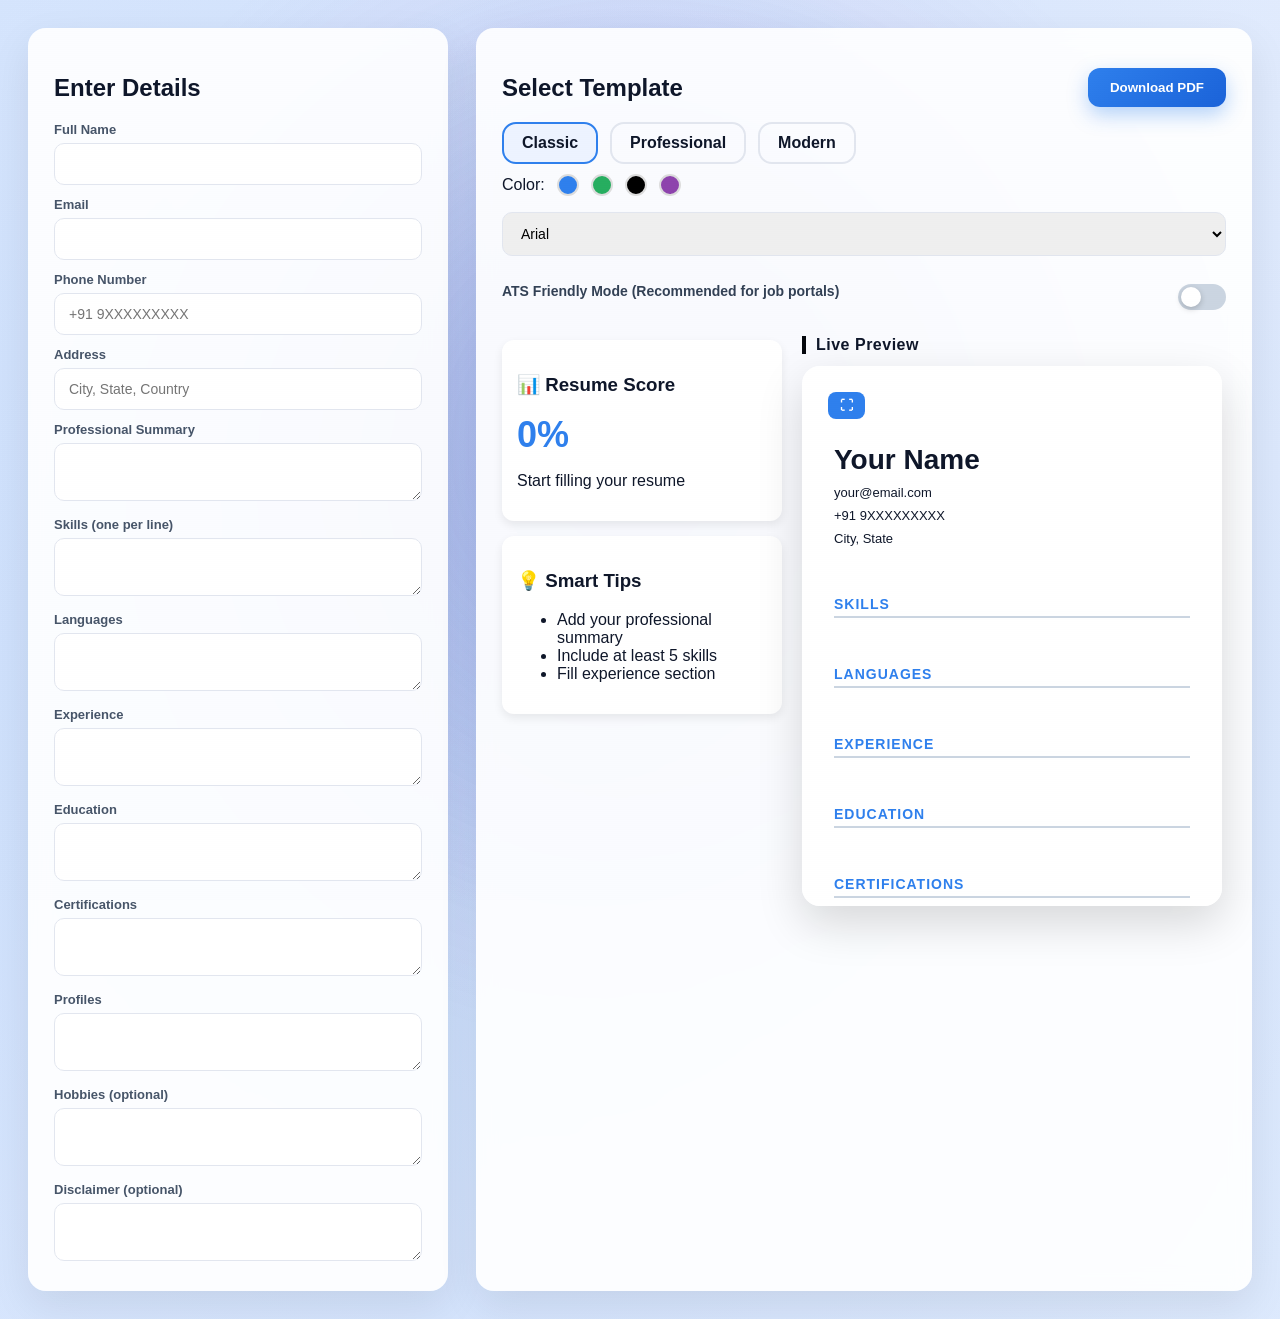
<file: templates/index.html>
<!DOCTYPE html>
<html lang="en">
<head>
<meta charset="UTF-8">
<meta name="viewport" content="width=device-width, initial-scale=1.0">
<title>Resume Builder</title>
<link rel="stylesheet" href="/static/style.css">
</head>

<body>

<div class="container">

<!-- ================= FORM ================= -->

<form class="form-box" id="resumeForm">

<h2>Enter Details</h2>

<label>Full Name</label>
<input id="name" name="name">

<label>Email</label>
<input id="email" name="email">

<label>Phone Number</label>
<input id="phone" name="phone" placeholder="+91 9XXXXXXXXX">

<label>Address</label>
<input id="address" name="address" placeholder="City, State, Country">

<label>Professional Summary</label>
<textarea id="summary" name="summary"></textarea>

<label>Skills (one per line)</label>
<textarea id="skills" name="skills"></textarea>

<label>Languages</label>
<textarea id="languages" name="languages"></textarea>

<label>Experience</label>
<textarea id="experience" name="experience"></textarea>

<label>Education</label>
<textarea id="education" name="education"></textarea>

<label>Certifications</label>
<textarea id="certifications" name="certifications"></textarea>

<label>Profiles</label>
<textarea id="profiles" name="profiles"></textarea>

<label>Hobbies (optional)</label>
<textarea id="hobbies" name="hobbies"></textarea>

<label>Disclaimer (optional)</label>
<textarea id="disclaimer" name="disclaimer"></textarea>

</form>

<!-- ================= PREVIEW ================= -->

<div class="preview-section">

<div class="preview-header">
<h2>Select Template</h2>
<button type="button" id="downloadBtn">Download PDF</button>
</div>

<!-- ===== TEMPLATE BUTTONS ===== -->

<div class="template-gallery">
<div class="template-card active" data-template="classic">Classic</div>
<div class="template-card" data-template="professional">Professional</div>
<div class="template-card" data-template="modern">Modern</div>
</div>

<!-- ===== COLOR PICKER ===== -->

<div class="theme-picker">
<span>Color:</span>
<button class="theme-btn" data-color="#2f80ed" style="background:#2f80ed"></button>
<button class="theme-btn" data-color="#27ae60" style="background:#27ae60"></button>
<button class="theme-btn" data-color="#000" style="background:#000"></button>
<button class="theme-btn" data-color="#8e44ad" style="background:#8e44ad"></button>
</div>

<!-- ===== FONT ===== -->

<select id="fontPicker">
<option value="Arial">Arial</option>
<option value="Georgia">Georgia</option>
<option value="Times New Roman">Times</option>
<option value="Verdana">Verdana</option>
</select>

<!-- ATS toggle -->
 <div class="ats-toggle">
  <span>ATS Friendly Mode (Recommended for job portals)</span>

  <label class="switch">
    <input type="checkbox" id="atsToggle" name="ats">
    <span class="slider"></span>
  </label>
</div>



<!-- ===== RIGHT CONTENT ===== -->

<div class="right-content">

<!-- ===== SMART PANEL ===== -->

<div class="smart-panel">

<div class="score-box">
<h3>📊 Resume Score</h3>
<div class="score-number" id="resumeScore">0%</div>
<p id="missingText">Start filling your resume</p>
</div>

<div class="tips-box">
<h3>💡 Smart Tips</h3>
<ul id="tipsList">
<li>Add your professional summary</li>
<li>Include at least 5 skills</li>
<li>Fill experience section</li>
</ul>
</div>

</div>

<!-- ===== LIVE PREVIEW ===== -->

<div class="preview-container">
    <h3 class="preview-title">Live Preview</h3>


<div class="preview-box classic" id="resume">

<!-- FLOATING FULLSCREEN BUTTON -->
<button id="fullscreenBtn" class="fullscreen-float">⛶</button>

<div class="section modern-header" draggable="true">

<h1 id="p-name">Your Name</h1>

<div class="contact-line professional-only">
<span id="p-phone">+91 9XXXXXXXXX</span> |
<span id="p-email">your@email.com</span> |
<span id="p-address">City, State</span>
</div>

<div class="classic-only">
<p id="p-email-classic">your@email.com</p>
<p id="p-phone-classic">+91 9XXXXXXXXX</p>
<p id="p-address-classic">City, State</p>
</div>

<p id="p-summary"></p>

</div>

<div class="section" draggable="true">
<h3>Skills</h3>
<p id="p-skills"></p>
</div>

<div class="section" draggable="true">
<h3>Languages</h3>
<p id="p-languages"></p>
</div>

<div class="section" draggable="true">
<h3>Experience</h3>
<p id="p-experience"></p>
</div>

<div class="section" draggable="true">
<h3>Education</h3>
<p id="p-education"></p>
</div>

<div class="section" draggable="true">
<h3>Certifications</h3>
<p id="p-certifications"></p>
</div>

<div class="section" draggable="true">
<h3>Profiles</h3>
<p id="p-profiles"></p>
</div>

<div class="section" id="hobbies-section" style="display:none">
<h3>Hobbies</h3>
<p id="p-hobbies"></p>
</div>

<div class="section disclaimer" id="disclaimer-section" style="display:none">
<p id="p-disclaimer"></p>
</div>


</div>
</div>

</div>
</div>
</div>

<script src="/static/script.js"></script>
</body>
</html>
</file>
<file: static/style.css>
/* ================= RESET ================= */

* {
    box-sizing: border-box;
}

:root {
    --primary: #2f80ed;
    --accent: #2f80ed;
    --border: #e2e6ef;
    --text-dark: #0f172a;
    --text-light: #475569;
}

/* ================= APPLE PREMIUM BACKGROUND ================= */

body {
    margin: 0;
    font-family: "Inter","Segoe UI",Arial,sans-serif;
    color: var(--text-dark);

    background:
        radial-gradient(circle at 15% 20%, rgba(47,128,237,.22), transparent 40%),
        radial-gradient(circle at 85% 25%, rgba(142,68,173,.18), transparent 40%),
        radial-gradient(circle at 50% 85%, rgba(39,174,96,.18), transparent 45%),
        linear-gradient(120deg,#e8f0ff,#f5f7ff,#eef6ff,#ffffff,#edf2ff);

    background-size: 300% 300%;
    animation: gradientFlow 14s ease-in-out infinite alternate;
    min-height: 100vh;
}

@keyframes gradientFlow {
    0%   { background-position: 0% 0%; }
    50%  { background-position: 100% 50%; }
    100% { background-position: 0% 100%; }
}

/* ================= APPLE DEPTH GLOW ================= */

body::before,
body::after {
    content: "";
    position: fixed;
    inset: -20%;
    z-index: -1;
    pointer-events: none;
    background:
        radial-gradient(circle at var(--x,50%) var(--y,50%),
        rgba(47,128,237,.25),
        transparent 45%);
}

body::after {
    background:
        radial-gradient(circle at var(--x,50%) var(--y,50%),
        rgba(142,68,173,.18),
        transparent 55%);
}

/* ================= CINEMATIC GRAIN ================= */

html::after {
    content:"";
    position: fixed;
    inset:0;
    pointer-events:none;
    background-image:
      repeating-linear-gradient(
        0deg,
        rgba(0,0,0,.015),
        rgba(0,0,0,.015) 1px,
        transparent 1px,
        transparent 2px
      );
    opacity:.35;
    z-index:9999;
}

/* ================= LAYOUT ================= */

.container {
    display: grid;
    grid-template-columns: 420px 1fr;
    gap: 28px;
    padding: 28px;
    max-width: 1400px;
    margin: auto;
}

@media (max-width: 900px) {
    .container { grid-template-columns: 1fr; }
}

/* ================= GLASS CARDS ================= */

.form-box,
.preview-section {
    background: rgba(255,255,255,0.92);
    backdrop-filter: blur(10px);
    padding: 26px;
    border-radius: 18px;
    box-shadow: 0 15px 40px rgba(0,0,0,.08);
    animation: fadeUp .6s ease;
    transition: transform .35s ease, box-shadow .35s ease;
}

.form-box:hover,
.preview-section:hover {
    transform: translateY(-6px);
    box-shadow: 0 25px 60px rgba(0,0,0,.12);
}

@keyframes fadeUp {
    from { opacity: 0; transform: translateY(25px); }
    to { opacity: 1; transform: translateY(0); }
}

/* ================= FORM ================= */

label {
    font-weight: 600;
    font-size: 13px;
    margin-top: 12px;
    display: block;
    color: var(--text-light);
}

input,
textarea,
select {
    width: 100%;
    padding: 12px 14px;
    margin-top: 6px;
    border-radius: 10px;
    border: 1px solid var(--border);
    font-size: 14px;
    transition: .2s;
}

input:focus,
textarea:focus,
select:focus {
    outline: none;
    border-color: var(--primary);
    box-shadow: 0 0 0 3px rgba(47,128,237,.15);
    transform: translateY(-1px);
}

textarea { resize: vertical; }

/* ================= HEADER ================= */

.preview-header {
    display: flex;
    justify-content: space-between;
    align-items: center;
}

#downloadBtn {
    padding: 12px 22px;
    background: linear-gradient(135deg,#2f80ed,#1b63d9);
    color: white;
    border: none;
    border-radius: 12px;
    cursor: pointer;
    font-weight: 700;
    box-shadow: 0 8px 20px rgba(47,128,237,.35);
    transition: .2s;
    position: relative;
    overflow: hidden;
}

#downloadBtn:hover {
    transform: translateY(-2px);
}

#downloadBtn::after {
    content: "";
    position: absolute;
    top: 0;
    left: -120%;
    width: 120%;
    height: 100%;
    background: linear-gradient(120deg,transparent,rgba(255,255,255,.45),transparent);
    transition: .6s;
}

#downloadBtn:hover::after {
    left: 120%;
}

/* ================= TEMPLATE ================= */

.template-gallery {
    display: flex;
    gap: 12px;
}

.template-card {
    padding: 10px 18px;
    border: 2px solid var(--border);
    border-radius: 14px;
    cursor: pointer;
    font-weight: 600;
    transition: .25s;
}

.template-card:hover {
    transform: translateY(-3px) scale(1.03);
    box-shadow: 0 12px 28px rgba(0,0,0,.12);
}

.template-card.active {
    background: #edf3ff;
    border-color: var(--primary);
}

/* ================= THEME ================= */

.theme-picker {
    display: flex;
    gap: 12px;
    align-items: center;
    margin: 10px 0;
}

.theme-btn {
    width: 22px;
    height: 22px;
    border-radius: 50%;
    border: 2px solid #ddd;
    cursor: pointer;
    transition: .2s;
}

.theme-btn:hover {
    transform: scale(1.2);
}

/* ================= PREVIEW ================= */

.preview-box {
    width: 100%;
    max-width: 420px;
    height: 540px;
    overflow-y: auto;
    background: #fff;
    padding: 26px;
    border-radius: 18px;
    box-shadow: 0 18px 45px rgba(0,0,0,.15);
    margin-top: 12px;
    transition: transform .35s ease, box-shadow .35s ease;
}

.preview-box:hover {
    transform: translateY(-4px) scale(1.01);
    box-shadow: 0 28px 70px rgba(0,0,0,.18);
}

/* ================= TEXT ================= */

.preview-box h1 {
    font-size: 28px;
    font-weight: 800;
    margin-bottom: 6px;
}

.preview-box h3 {
    margin-top: 22px;
    font-size: 14px;
    font-weight: 800;
    letter-spacing: 1px;
    text-transform: uppercase;
    border-bottom: 2px solid #cbd5e1;
    padding-bottom: 4px;
    color: var(--accent);
}

.preview-box p {
    font-size: 14px;
    line-height: 1.65;
    margin: 6px 0 12px;
}

/* ================= CONTACT ================= */

.contact-line {
    font-size: 13px;
    color: #555;
    margin-bottom: 12px;
}

/* Classic stacked */

.classic-only p {
    margin: 2px 0;
    font-size: 13px;
}

/* Professional inline */

.professional-only { display: none; }

/* ================= TEMPLATE SWITCH ================= */

.preview-box.classic .classic-only { display: block; }
.preview-box.classic .professional-only { display: none; }

.preview-box.professional .classic-only { display: none; }
.preview-box.professional .professional-only { display: block; }

/* ================= PROFESSIONAL ================= */

.preview-box.professional {
    font-family: Georgia, serif;
}

.preview-box.professional h3 {
    color: var(--accent);
}

/* ================= DRAG ================= */

.section {
    padding: 6px;
    border-radius: 8px;
    transition: background .2s ease, box-shadow .2s ease;
}

.section:hover {
    background: rgba(47,128,237,.06);
    box-shadow: inset 0 0 0 1px rgba(47,128,237,.15);
}

.section.dragging { opacity: .4; }

/* ================= SMOOTH SCROLL ================= */

.preview-box {
    scroll-behavior: smooth;
}

/* modern template */
/* ================= MODERN TEMPLATE ================= */

.preview-box.modern {
    background: #fff;
    border-radius: 0;
    padding: 0;
    box-shadow: 0 20px 50px rgba(0,0,0,.18);
}

/* dark header preview */

.preview-box.modern .section:first-child {
    background: #3a3a3a;
    color: white;
    padding: 24px;
}

.preview-box.modern h1 {
    color: white;
    margin-bottom: 6px;
}

.preview-box.modern .contact-line,
.preview-box.modern .classic-only p {
    color: #ddd;
}

/* body spacing */

.preview-box.modern .section:not(:first-child) {
    padding: 18px 24px;
}

/* modern headers */

.preview-box.modern h3 {
    color: #666;
    border-bottom: 1px solid #ccc;
    letter-spacing: 1px;
}

.smart-panel{
  margin-top:20px;
  display:flex;
  flex-direction:column;
  gap:15px;
}

.score-box,.tips-box{
  background:#fff;
  padding:15px;
  border-radius:12px;
  box-shadow:0 4px 10px rgba(0,0,0,.08);
}

.score-number{
  font-size:36px;
  font-weight:bold;
  color:#2f80ed;
}
.right-content{
  display:flex;
  gap:20px;
  align-items:flex-start;
}

.smart-panel{
  width:280px;
  flex-shrink:0;
}

.preview-container{
  flex:1;
}

/* ================= MOBILE RESPONSIVE ================= */

@media (max-width: 900px){

  .container{
    grid-template-columns: 1fr;
    width:100%;
    padding:12px;
  }

  .form-box,
  .preview-section{
    width:100%;
  }

  .right-content{
    flex-direction: column;
  }

  .smart-panel{
    width:100%;
  }

  .preview-box{
    width:100%;
    max-width:100%;
    height:auto;
  }
}
.preview-title{
  font-size:16px;
  font-weight:700;
  margin-bottom:10px;
  color:#0f172a;
  letter-spacing:.5px;
}
.preview-title{
  border-left:4px solid #06090e;
  padding-left:10px;
}

.preview-header-row{
  display:flex;
  justify-content:space-between;
  align-items:center;
  margin-bottom:10px;
}

#fullscreenBtn{
  padding:6px 12px;
  border:none;
  border-radius:8px;
  background:#2f80ed;
  color:white;
  font-weight:600;
  cursor:pointer;
}

#fullscreenBtn:hover{
  opacity:.85;
}

/* ===== FULLSCREEN OVERLAY ===== */

.fullscreen-overlay{
  position:fixed;
  inset:0;
  background:rgba(0,0,0,.75);
  display:flex;
  justify-content:center;
  align-items:center;
  z-index:9999;
}

.fullscreen-overlay .preview-box{
  max-width:700px;
  height:90vh;
  transform:none;
}
/* ===== FIX MODERN HEADER ===== */

.preview-box.modern .modern-header{
    background:#3a3a3a;
    color:white;
    padding:24px;
}

.preview-box.modern .modern-header h1{
    color:white;
}

.preview-box.modern .modern-header .contact-line,
.preview-box.modern .modern-header p{
    color:#ddd;
}
/* ===== ATS TOGGLE SWITCH ===== */

.ats-toggle{
  display:flex;
  align-items:center;
  justify-content:space-between;
  margin:16px 0 10px;
  font-size:14px;
  color:#334155;
  font-weight:600;
}

/* switch container */
.switch{
  position:relative;
  width:48px;
  height:26px;
}

/* hide default checkbox */
.switch input{
  opacity:0;
  width:0;
  height:0;
}

/* slider */
.slider{
  position:absolute;
  cursor:pointer;
  inset:0;
  background:#cbd5e1;
  border-radius:30px;
  transition:.25s;
}

/* knob */
.slider::before{
  content:"";
  position:absolute;
  width:20px;
  height:20px;
  left:3px;
  top:3px;
  background:white;
  border-radius:50%;
  transition:.25s;
  box-shadow:0 2px 6px rgba(0,0,0,.2);
}

/* active */
.switch input:checked + .slider{
  background:#2f80ed;
}

.switch input:checked + .slider::before{
  transform:translateX(22px);
}
/* ===== PROFESSIONAL DISCLAIMER FINAL ===== */
/* ===== PROFESSIONAL DISCLAIMER STYLE ===== */

.section.disclaimer {
    margin-top: 20px;
}

.section.disclaimer h3 {
    color: #444 !important;
    font-size: 11px;
    font-weight: 600;
    border-bottom: none !important;
    letter-spacing: 0.8px;
    margin-top: 12px;
    letter-spacing:.6px;
    color:#444;
    border-bottom:none;
}

.section.disclaimer p {
    font-size: 10.8px;
    color: #555;
    font-style: italic;
    line-height: 1.45;
}
</file>
